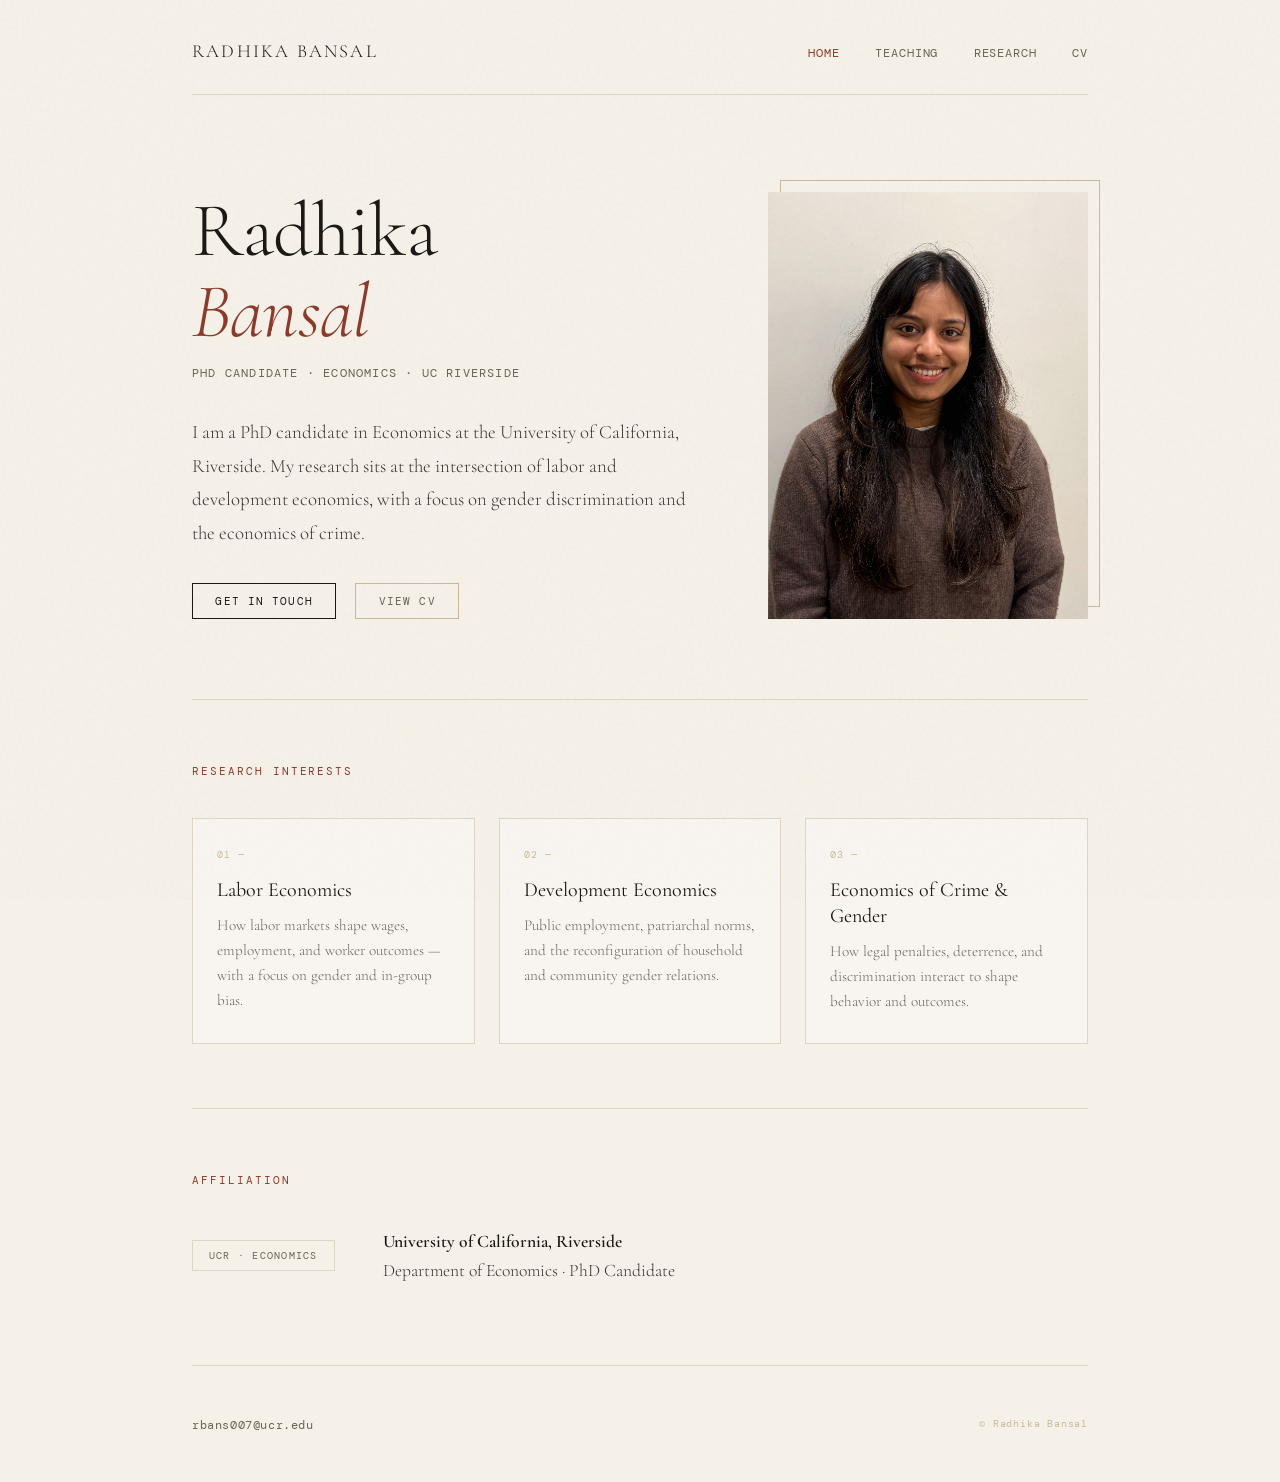
<file: index.html>
<!DOCTYPE html>
<html lang="en">
<head>
  <meta charset="UTF-8" />
  <meta name="viewport" content="width=device-width, initial-scale=1.0"/>
  <title>Radhika Bansal| UC Riverside</title>
  <link rel="preconnect" href="https://fonts.googleapis.com">
  <link href="https://fonts.googleapis.com/css2?family=Cormorant+Garamond:ital,wght@0,300;0,400;0,600;1,300;1,400&family=DM+Mono:wght@300;400&display=swap" rel="stylesheet">
  <link rel="stylesheet" href="style.css">
  <style>
    .hero {
      display: grid;
      grid-template-columns: 1fr 320px;
      gap: 5rem;
      align-items: center;
      padding: 6rem 0 5rem;
      border-bottom: 1px solid var(--light-line);
      animation: fadeUp 0.9s 0.1s ease both;
    }
    .hero-text h1 {
      font-size: clamp(3rem, 6vw, 4.8rem);
      font-weight: 300;
      line-height: 1.05;
      letter-spacing: -0.01em;
      margin-bottom: 0.3rem;
    }
    .hero-text h1 em { font-style: italic; color: var(--rust); }
    .hero-subtitle {
      font-family: 'DM Mono', monospace;
      font-size: 0.75rem;
      letter-spacing: 0.1em;
      text-transform: uppercase;
      color: var(--muted);
      margin: 0.8rem 0 2.2rem;
    }
    .hero-bio {
      font-size: 1.18rem;
      font-weight: 300;
      line-height: 1.78;
      color: #3a3330;
      max-width: 520px;
    }
    .hero-contact {
      margin-top: 2rem;
      display: flex;
      align-items: center;
      gap: 1.2rem;
      flex-wrap: wrap;
    }
    .hero-photo { position: relative; }
    .hero-photo::before {
      content: '';
      position: absolute;
      inset: -12px -12px 12px 12px;
      border: 1px solid var(--sand);
      z-index: 0;
    }
    .photo-placeholder {
      width: 100%;
      aspect-ratio: 3/4;
      background: linear-gradient(135deg, #e8dfd0, #d4c5b0);
      display: flex;
      align-items: center;
      justify-content: center;
      position: relative;
      z-index: 1;
      font-family: 'DM Mono', monospace;
      font-size: 0.65rem;
      color: var(--muted);
      letter-spacing: 0.1em;
      text-transform: uppercase;
    }
    .hero-photo img {
      width: 100%;
      aspect-ratio: 3/4;
      object-fit: cover;
      display: block;
      position: relative;
      z-index: 1;
      filter: sepia(8%) contrast(1.05);
    }
    /* Research interests */
    .interests-grid {
      display: grid;
      grid-template-columns: repeat(3, 1fr);
      gap: 1.5rem;
    }
    .interest-card {
      padding: 1.8rem 1.5rem;
      border: 1px solid var(--light-line);
      background: rgba(255,255,255,0.35);
      transition: border-color 0.2s, transform 0.25s;
    }
    .interest-card:hover {
      border-color: var(--sand);
      transform: translateY(-3px);
    }
    .interest-num {
      font-family: 'DM Mono', monospace;
      font-size: 0.6rem;
      color: var(--sand);
      letter-spacing: 0.1em;
      margin-bottom: 1rem;
    }
    .interest-title {
      font-size: 1.25rem;
      font-weight: 400;
      line-height: 1.3;
      margin-bottom: 0.6rem;
    }
    .interest-desc {
      font-size: 0.95rem;
      font-weight: 300;
      color: var(--muted);
      line-height: 1.65;
    }
    /* Affiliation */
    .affil-row {
      display: flex;
      align-items: center;
      gap: 3rem;
    }
    .affil-badge {
      font-family: 'DM Mono', monospace;
      font-size: 0.65rem;
      letter-spacing: 0.12em;
      text-transform: uppercase;
      color: var(--muted);
      border: 1px solid var(--light-line);
      padding: 0.5rem 1rem;
      white-space: nowrap;
    }
    .affil-text {
      font-size: 1.1rem;
      font-weight: 300;
      line-height: 1.65;
      color: #3a3330;
    }
    .affil-text strong { font-weight: 600; color: var(--ink); }
    @media (max-width: 720px) {
      .hero { grid-template-columns: 1fr; gap: 3rem; padding: 4rem 0 3rem; }
      .hero-photo { max-width: 260px; }
      .interests-grid { grid-template-columns: 1fr; gap: 1.2rem; }
      .affil-row { flex-direction: column; align-items: flex-start; gap: 1rem; }
    }
  </style>
</head>
<body>
<div class="site-wrapper">
  <nav>
    <a class="nav-name" href="index.html">Radhika Bansal</a>
    <ul class="nav-links">
      <li><a href="index.html" class="active">Home</a></li>
      <li><a href="teaching.html">Teaching</a></li>
      <li><a href="writing.html">Research</a></li>
      <li><a href="cv.html">CV</a></li>
    </ul>
  </nav>
  <section class="hero">
    <div class="hero-text">
      <h1>Radhika<br><em>Bansal</em></h1>
      <p class="hero-subtitle">PhD Candidate · Economics · UC Riverside</p>
      <p class="hero-bio">
        I am a PhD candidate in Economics at the University of California, Riverside. My research sits at the intersection of labor and development economics, with a focus on gender discrimination and the economics of crime.
      </p>
      <div class="hero-contact">
        <a class="btn" href="mailto:rbans007@ucr.edu">Get in Touch</a>
        <a class="btn btn-ghost" href="cv.html">View CV</a>
      </div>
    </div>
    <div class="hero-photo">
      <img src="IMG_1546.png" alt="Radhika Bansal">
    </div>
  </section>
  <section class="section">
    <p class="section-label">Research Interests</p>
    <div class="interests-grid">
      <div class="interest-card">
        <div class="interest-num">01 —</div>
        <div class="interest-title">Labor Economics</div>
        <p class="interest-desc">How labor markets shape wages, employment, and worker outcomes — with a focus on gender and in-group bias.</p>
      </div>
      <div class="interest-card">
        <div class="interest-num">02 —</div>
        <div class="interest-title">Development Economics</div>
        <p class="interest-desc">Public employment, patriarchal norms, and the reconfiguration of household and community gender relations.</p>
      </div>
      <div class="interest-card">
        <div class="interest-num">03 —</div>
        <div class="interest-title">Economics of Crime & Gender</div>
        <p class="interest-desc">How legal penalties, deterrence, and discrimination interact to shape behavior and outcomes.</p>
      </div>
    </div>
  </section>
  <section class="section">
    <p class="section-label">Affiliation</p>
    <div class="affil-row">
      <div class="affil-badge">UCR · Economics</div>
      <p class="affil-text">
        <strong>University of California, Riverside</strong><br>
        Department of Economics · PhD Candidate
      </p>
    </div>
  </section>
  <footer>
    <div class="footer-email"><a href="mailto:rbans007@ucr.edu">rbans007@ucr.edu</a></div>
    <div class="footer-copy">© Radhika Bansal</div>
  </footer>
</div>
</body>
</html>
</file>
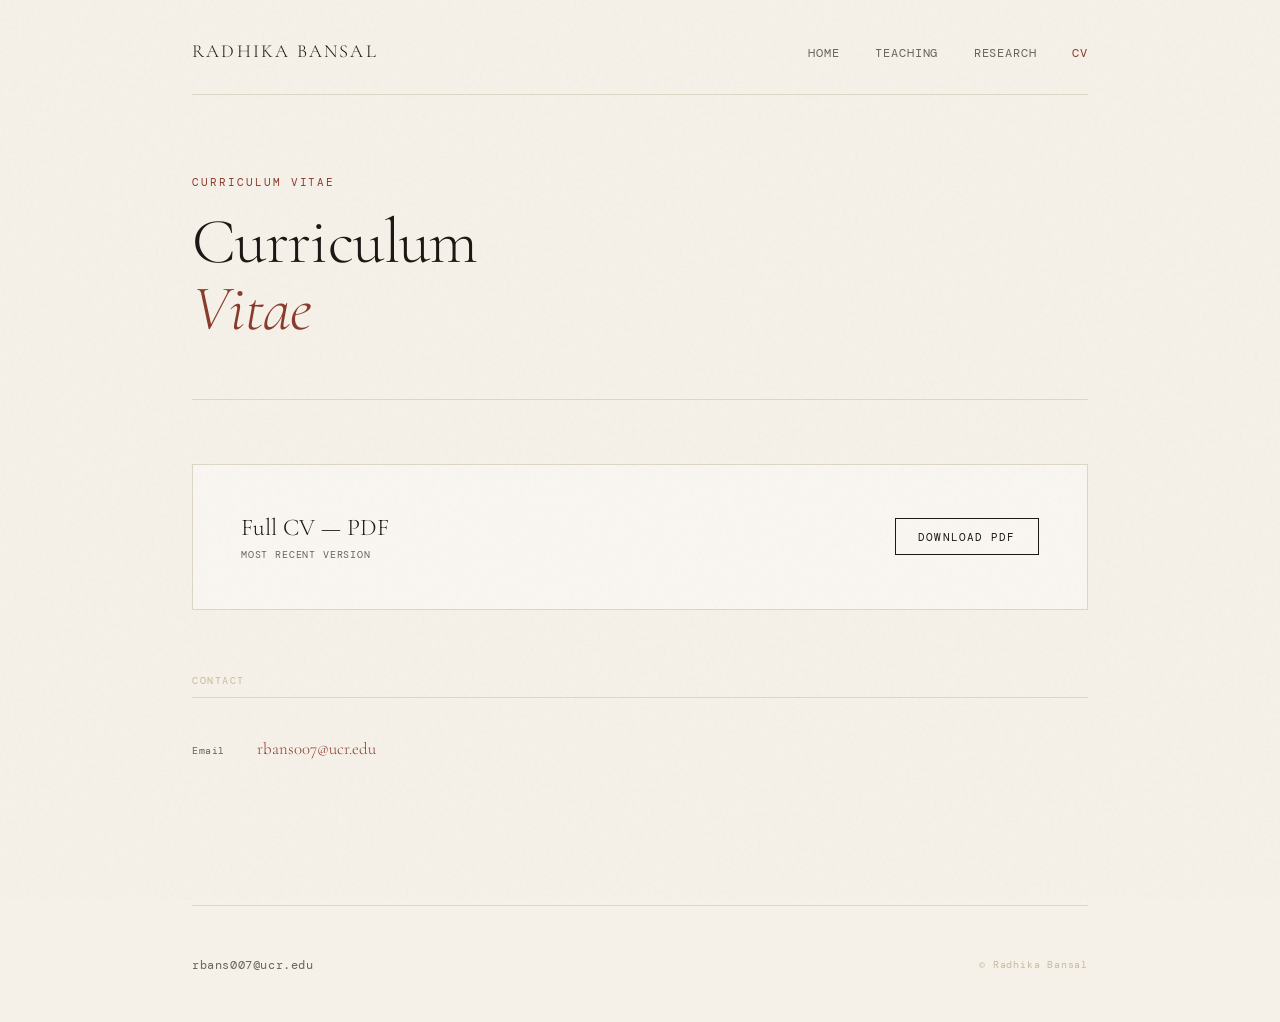
<file: cv.html>
<!DOCTYPE html>
<html lang="en">
<head>
  <meta charset="UTF-8" />
  <meta name="viewport" content="width=device-width, initial-scale=1.0"/>
  <title>CV · Radhika Bansal</title>
  <link rel="preconnect" href="https://fonts.googleapis.com">
  <link href="https://fonts.googleapis.com/css2?family=Cormorant+Garamond:ital,wght@0,300;0,400;0,600;1,300;1,400&family=DM+Mono:wght@300;400&display=swap" rel="stylesheet">
  <link rel="stylesheet" href="style.css">
  <style>
    .cv-intro {
      font-size: 1.15rem;
      font-weight: 300;
      line-height: 1.78;
      color: #3a3330;
      max-width: 580px;
      margin-bottom: 3rem;
    }

    .cv-download-box {
      border: 1px solid var(--light-line);
      background: rgba(255,255,255,0.4);
      padding: 3rem;
      display: flex;
      align-items: center;
      justify-content: space-between;
      gap: 2rem;
      margin-bottom: 4rem;
    }

    .cv-download-left h2 {
      font-size: 1.5rem;
      font-weight: 300;
      margin-bottom: 0.4rem;
    }

    .cv-download-left p {
      font-family: 'DM Mono', monospace;
      font-size: 0.65rem;
      letter-spacing: 0.08em;
      color: var(--muted);
      text-transform: uppercase;
    }

    .cv-section { margin-bottom: 3rem; }

    .cv-section-title {
      font-family: 'DM Mono', monospace;
      font-size: 0.65rem;
      letter-spacing: 0.15em;
      text-transform: uppercase;
      color: var(--sand);
      border-bottom: 1px solid var(--light-line);
      padding-bottom: 0.6rem;
      margin-bottom: 1.5rem;
    }

    .cv-entry {
      display: grid;
      grid-template-columns: auto 1fr;
      gap: 0 2rem;
      padding: 0.9rem 0;
      border-bottom: 1px solid var(--light-line);
      align-items: baseline;
    }

    .cv-entry:last-child { border-bottom: none; }

    .cv-year {
      font-family: 'DM Mono', monospace;
      font-size: 0.65rem;
      color: var(--muted);
      white-space: nowrap;
      letter-spacing: 0.05em;
    }

    .cv-detail { font-size: 1.05rem; font-weight: 300; line-height: 1.6; }
    .cv-detail strong { font-weight: 600; }
    .cv-detail span {
      display: block;
      font-size: 0.9rem;
      color: var(--muted);
      margin-top: 0.1rem;
    }

    @media (max-width: 600px) {
      .cv-download-box { flex-direction: column; align-items: flex-start; }
      .cv-entry { grid-template-columns: 1fr; gap: 0.2rem; }
    }
  </style>
</head>
<body>
<div class="site-wrapper">
  <nav>
    <a class="nav-name" href="index.html">Radhika Bansal</a>
    <ul class="nav-links">
      <li><a href="index.html">Home</a></li>
      <li><a href="teaching.html">Teaching</a></li>
      <li><a href="writing.html">Research</a></li>
      <li><a href="cv.html" class="active">CV</a></li>
    </ul>
  </nav>

  <div class="page-header">
    <p class="page-label">Curriculum Vitae</p>
    <h1 class="page-title">Curriculum<br><em>Vitae</em></h1>
  </div>

  <section class="section">
    <div class="cv-download-box">
      <div class="cv-download-left">
        <h2>Full CV — PDF</h2>
        <p>Most recent version</p>
      </div>
      <!-- Update href to your actual CV PDF file, e.g. href="cv.pdf" -->
      <a class="btn" href="https://drive.google.com/file/d/1YGNiT7WgPbb2wnKsQ8bkBuXFEFQXX7YM/view?usp=drive_link" target="_blank">Download PDF</a>
    </div>

  

    <div class="cv-section">
      <div class="cv-section-title">Contact</div>
      <div class="cv-entry">
        <div class="cv-year">Email</div>
        <div class="cv-detail"><a href="mailto:rbans007@ucr.edu" style="color:var(--rust);text-decoration:none;">rbans007@ucr.edu</a></div>
      </div>
      
    </div>
  </section>

  <footer>
    <div class="footer-email"><a href="mailto:rbans007@ucr.edu">rbans007@ucr.edu</a></div>
    <div class="footer-copy">© Radhika Bansal</div>
  </footer>
</div>
</body>
</html>
</file>
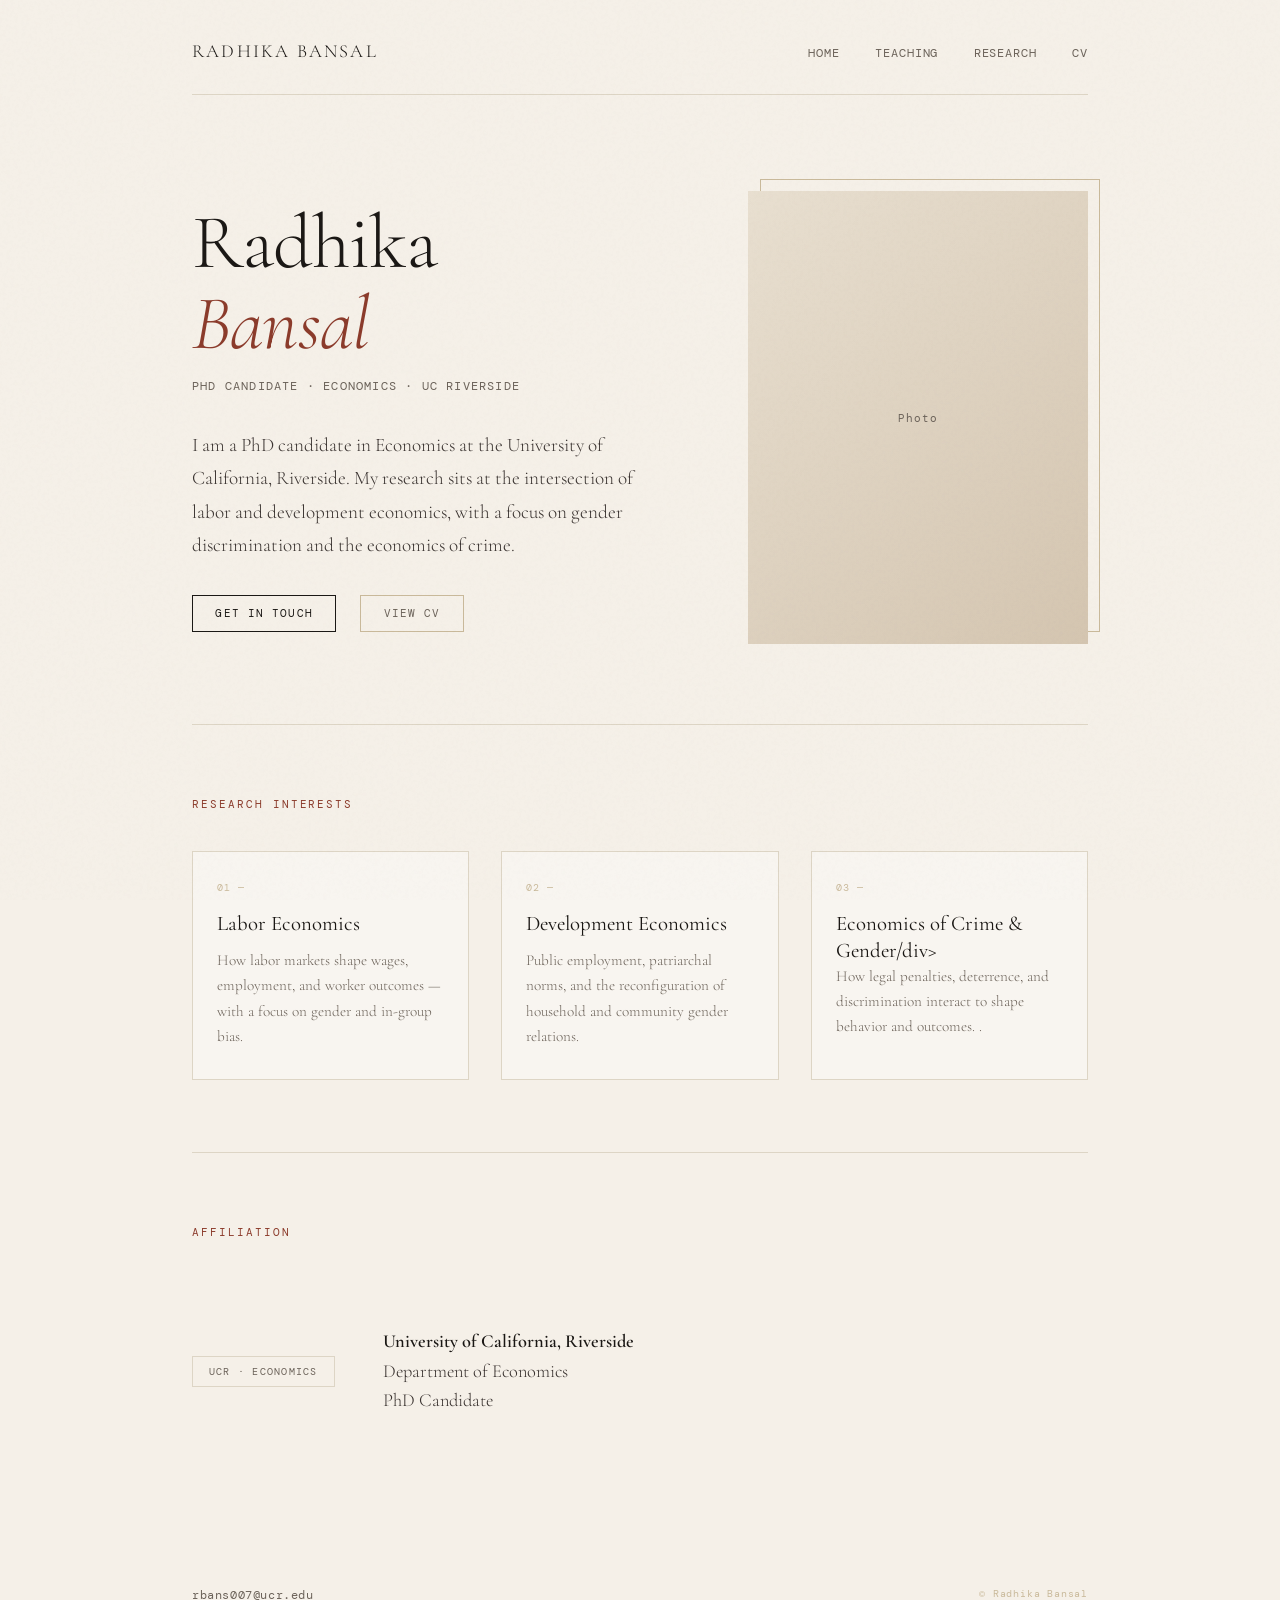
<file: github_webdite.html>
<!DOCTYPE html>
<html lang="en">
<head>
  <meta charset="UTF-8" />
  <meta name="viewport" content="width=device-width, initial-scale=1.0"/>
  <title>Radhika Bansal | Economist</title>
  <link rel="preconnect" href="https://fonts.googleapis.com">
  <link href="https://fonts.googleapis.com/css2?family=Cormorant+Garamond:ital,wght@0,300;0,400;0,600;1,300;1,400&family=DM+Mono:wght@300;400&display=swap" rel="stylesheet">
  <style>
    *, *::before, *::after { box-sizing: border-box; margin: 0; padding: 0; }

    :root {
      --cream: #f5f0e8;
      --ink: #1a1714;
      --rust: #8b3a2a;
      --sand: #c9b99a;
      --muted: #6b6259;
      --light-line: #ddd5c5;
    }

    html { font-size: 16px; scroll-behavior: smooth; }

    body {
      background-color: var(--cream);
      color: var(--ink);
      font-family: 'Cormorant Garamond', Georgia, serif;
      min-height: 100vh;
      overflow-x: hidden;
    }

    /* Subtle grain overlay */
    body::before {
      content: '';
      position: fixed;
      inset: 0;
      background-image: url("data:image/svg+xml,%3Csvg viewBox='0 0 256 256' xmlns='http://www.w3.org/2000/svg'%3E%3Cfilter id='noise'%3E%3CfeTurbulence type='fractalNoise' baseFrequency='0.9' numOctaves='4' stitchTiles='stitch'/%3E%3C/filter%3E%3Crect width='100%25' height='100%25' filter='url(%23noise)' opacity='0.04'/%3E%3C/svg%3E");
      pointer-events: none;
      z-index: 1000;
      opacity: 0.5;
    }

    /* ---- LAYOUT ---- */
    .site-wrapper {
      max-width: 960px;
      margin: 0 auto;
      padding: 0 2rem;
    }

    /* ---- NAV ---- */
    nav {
      padding: 2.5rem 0 2rem;
      display: flex;
      align-items: baseline;
      justify-content: space-between;
      border-bottom: 1px solid var(--light-line);
      animation: fadeDown 0.8s ease both;
    }

    .nav-name {
      font-size: 1.15rem;
      font-weight: 300;
      letter-spacing: 0.12em;
      text-transform: uppercase;
      color: var(--ink);
      text-decoration: none;
    }

    .nav-links {
      display: flex;
      gap: 2.2rem;
      list-style: none;
    }

    .nav-links a {
      font-family: 'DM Mono', monospace;
      font-size: 0.72rem;
      letter-spacing: 0.08em;
      text-transform: uppercase;
      color: var(--muted);
      text-decoration: none;
      transition: color 0.2s;
    }

    .nav-links a:hover { color: var(--rust); }

    /* ---- HERO ---- */
    .hero {
      display: grid;
      grid-template-columns: 1fr 340px;
      gap: 5rem;
      align-items: center;
      padding: 6rem 0 5rem;
      border-bottom: 1px solid var(--light-line);
      animation: fadeUp 0.9s 0.1s ease both;
    }

    .hero-text h1 {
      font-size: clamp(3rem, 6vw, 4.8rem);
      font-weight: 300;
      line-height: 1.05;
      letter-spacing: -0.01em;
      margin-bottom: 0.3rem;
    }

    .hero-text h1 em {
      font-style: italic;
      color: var(--rust);
    }

    .hero-subtitle {
      font-family: 'DM Mono', monospace;
      font-size: 0.75rem;
      letter-spacing: 0.1em;
      text-transform: uppercase;
      color: var(--muted);
      margin-bottom: 2.2rem;
      margin-top: 0.8rem;
    }

    .hero-bio {
      font-size: 1.2rem;
      font-weight: 300;
      line-height: 1.75;
      color: #3a3330;
      max-width: 520px;
    }

    .hero-bio a {
      color: var(--rust);
      text-decoration: underline;
      text-underline-offset: 3px;
    }

    .hero-contact {
      margin-top: 2rem;
      display: flex;
      align-items: center;
      gap: 1.5rem;
    }

    .btn {
      font-family: 'DM Mono', monospace;
      font-size: 0.7rem;
      letter-spacing: 0.1em;
      text-transform: uppercase;
      padding: 0.65rem 1.4rem;
      border: 1px solid var(--ink);
      color: var(--ink);
      text-decoration: none;
      transition: background 0.2s, color 0.2s;
    }

    .btn:hover { background: var(--ink); color: var(--cream); }

    .btn-ghost {
      border-color: var(--sand);
      color: var(--muted);
    }

    .btn-ghost:hover { background: transparent; color: var(--rust); border-color: var(--rust); }

    /* Photo */
    .hero-photo {
      position: relative;
    }

    .hero-photo::before {
      content: '';
      position: absolute;
      inset: -12px -12px 12px 12px;
      border: 1px solid var(--sand);
      z-index: 0;
    }

    .hero-photo img {
      width: 100%;
      aspect-ratio: 3/4;
      object-fit: cover;
      display: block;
      position: relative;
      z-index: 1;
      filter: sepia(10%) contrast(1.05);
    }

    .photo-placeholder {
      width: 100%;
      aspect-ratio: 3/4;
      background: linear-gradient(135deg, #e8dfd0, #d4c5b0);
      display: flex;
      align-items: center;
      justify-content: center;
      position: relative;
      z-index: 1;
      font-family: 'DM Mono', monospace;
      font-size: 0.7rem;
      color: var(--muted);
      letter-spacing: 0.08em;
    }

    /* ---- RESEARCH ---- */
    .section {
      padding: 4.5rem 0;
      border-bottom: 1px solid var(--light-line);
      animation: fadeUp 0.9s 0.2s ease both;
    }

    .section-label {
      font-family: 'DM Mono', monospace;
      font-size: 0.68rem;
      letter-spacing: 0.18em;
      text-transform: uppercase;
      color: var(--rust);
      margin-bottom: 2.5rem;
    }

    .interests-grid {
      display: grid;
      grid-template-columns: repeat(3, 1fr);
      gap: 2rem;
    }

    .interest-card {
      padding: 1.8rem 1.5rem;
      border: 1px solid var(--light-line);
      background: rgba(255,255,255,0.35);
      transition: border-color 0.2s, transform 0.2s;
    }

    .interest-card:hover {
      border-color: var(--sand);
      transform: translateY(-3px);
    }

    .interest-num {
      font-family: 'DM Mono', monospace;
      font-size: 0.6rem;
      color: var(--sand);
      letter-spacing: 0.1em;
      margin-bottom: 1rem;
    }

    .interest-title {
      font-size: 1.3rem;
      font-weight: 400;
      line-height: 1.3;
      margin-bottom: 0.7rem;
    }

    .interest-desc {
      font-size: 0.95rem;
      font-weight: 300;
      color: var(--muted);
      line-height: 1.65;
    }

    /* ---- AFFILIATION ---- */
    .affiliation-row {
      display: flex;
      align-items: center;
      gap: 3rem;
      padding: 3rem 0;
    }

    .affil-badge {
      font-family: 'DM Mono', monospace;
      font-size: 0.65rem;
      letter-spacing: 0.12em;
      text-transform: uppercase;
      color: var(--muted);
      border: 1px solid var(--light-line);
      padding: 0.5rem 1rem;
      white-space: nowrap;
    }

    .affil-text {
      font-size: 1.15rem;
      font-weight: 300;
      line-height: 1.6;
      color: #3a3330;
    }

    .affil-text strong {
      font-weight: 600;
      color: var(--ink);
    }

    /* ---- FOOTER ---- */
    footer {
      padding: 3rem 0;
      display: flex;
      justify-content: space-between;
      align-items: center;
    }

    .footer-email a {
      font-family: 'DM Mono', monospace;
      font-size: 0.75rem;
      color: var(--muted);
      text-decoration: none;
      letter-spacing: 0.05em;
      transition: color 0.2s;
    }

    .footer-email a:hover { color: var(--rust); }

    .footer-copy {
      font-family: 'DM Mono', monospace;
      font-size: 0.62rem;
      color: var(--sand);
      letter-spacing: 0.08em;
    }

    /* ---- ANIMATIONS ---- */
    @keyframes fadeDown {
      from { opacity: 0; transform: translateY(-12px); }
      to   { opacity: 1; transform: translateY(0); }
    }

    @keyframes fadeUp {
      from { opacity: 0; transform: translateY(16px); }
      to   { opacity: 1; transform: translateY(0); }
    }

    /* ---- RESPONSIVE ---- */
    @media (max-width: 720px) {
      .hero {
        grid-template-columns: 1fr;
        gap: 3rem;
        padding: 4rem 0 3rem;
      }
      .hero-photo { max-width: 280px; }
      .interests-grid { grid-template-columns: 1fr; gap: 1.2rem; }
      .affiliation-row { flex-direction: column; align-items: flex-start; gap: 1rem; }
      nav { flex-direction: column; gap: 1.2rem; }
      .nav-links { gap: 1.5rem; }
      footer { flex-direction: column; gap: 1rem; text-align: center; }
    }
  </style>
</head>
<body>
  <div class="site-wrapper">

    <!-- NAV -->
    <nav>
      <a class="nav-name" href="#">Radhika Bansal</a>
      <ul class="nav-links">
        <li><a href="#">Home</a></li>
        <li><a href="https://sites.google.com/ucr.edu/radhikabansal/teaching" target="_blank">Teaching</a></li>
        <li><a href="https://sites.google.com/ucr.edu/radhikabansal/writing" target="_blank">Research</a></li>
        <li><a href="https://sites.google.com/ucr.edu/radhikabansal/cv" target="_blank">CV</a></li>
      </ul>
    </nav>

    <!-- HERO -->
    <section class="hero">
      <div class="hero-text">
        <h1>Radhika<br><em>Bansal</em></h1>
        <p class="hero-subtitle">PhD Candidate · Economics · UC Riverside</p>
        <p class="hero-bio">
        I am a PhD candidate in Economics at the University of California, Riverside. My research sits at the intersection of labor and development economics, with a focus on gender discrimination and the economics of crime.        </p>
        <div class="hero-contact">
          <a class="btn" href="mailto:rbans007@ucr.edu">Get in Touch</a>
          <a class="btn btn-ghost" href="https://sites.google.com/ucr.edu/radhikabansal/cv" target="_blank">View CV</a>
        </div>
      </div>
      <div class="hero-photo">
        <div class="photo-placeholder">Photo</div>
      </div>
    </section>

    <!-- RESEARCH INTERESTS -->
    <section class="section">
      <p class="section-label">Research Interests</p>
      <div class="interests-grid">
        <div class="interest-card">
          <div class="interest-num">01 —</div>
          <div class="interest-title">Labor Economics</div>
          <p class="interest-desc">How labor markets shape wages, employment, and worker outcomes — with a focus on gender and in-group bias.</p>
        </div>
        <div class="interest-card">
          <div class="interest-num">02 —</div>
          <div class="interest-title">Development Economics</div>
          <p class="interest-desc">Public employment, patriarchal norms, and the reconfiguration of household and community gender relations.</p>
        </div>
        <div class="interest-card">
          <div class="interest-num">03 —</div>
          <div class="interest-title">Economics of Crime & Gender/div>
          <p class="interest-desc">How legal penalties, deterrence, and discrimination interact to shape behavior and outcomes. .</p>
        </div>
      </div>
    </section>

    <!-- AFFILIATION -->
    <section class="section" style="border-bottom: none;">
      <p class="section-label">Affiliation</p>
      <div class="affiliation-row">
        <div class="affil-badge">UCR · Economics</div>
        <p class="affil-text">
          <strong>University of California, Riverside</strong><br>
          Department of Economics<br>
          PhD Candidate
        </p>
      </div>
    </section>

    <!-- FOOTER -->
    <footer>
      <div class="footer-email">
        <a href="mailto:rbans007@ucr.edu">rbans007@ucr.edu</a>
      </div>
      <div class="footer-copy">© Radhika Bansal</div>
    </footer>

  </div>
</body>
</html>
</file>
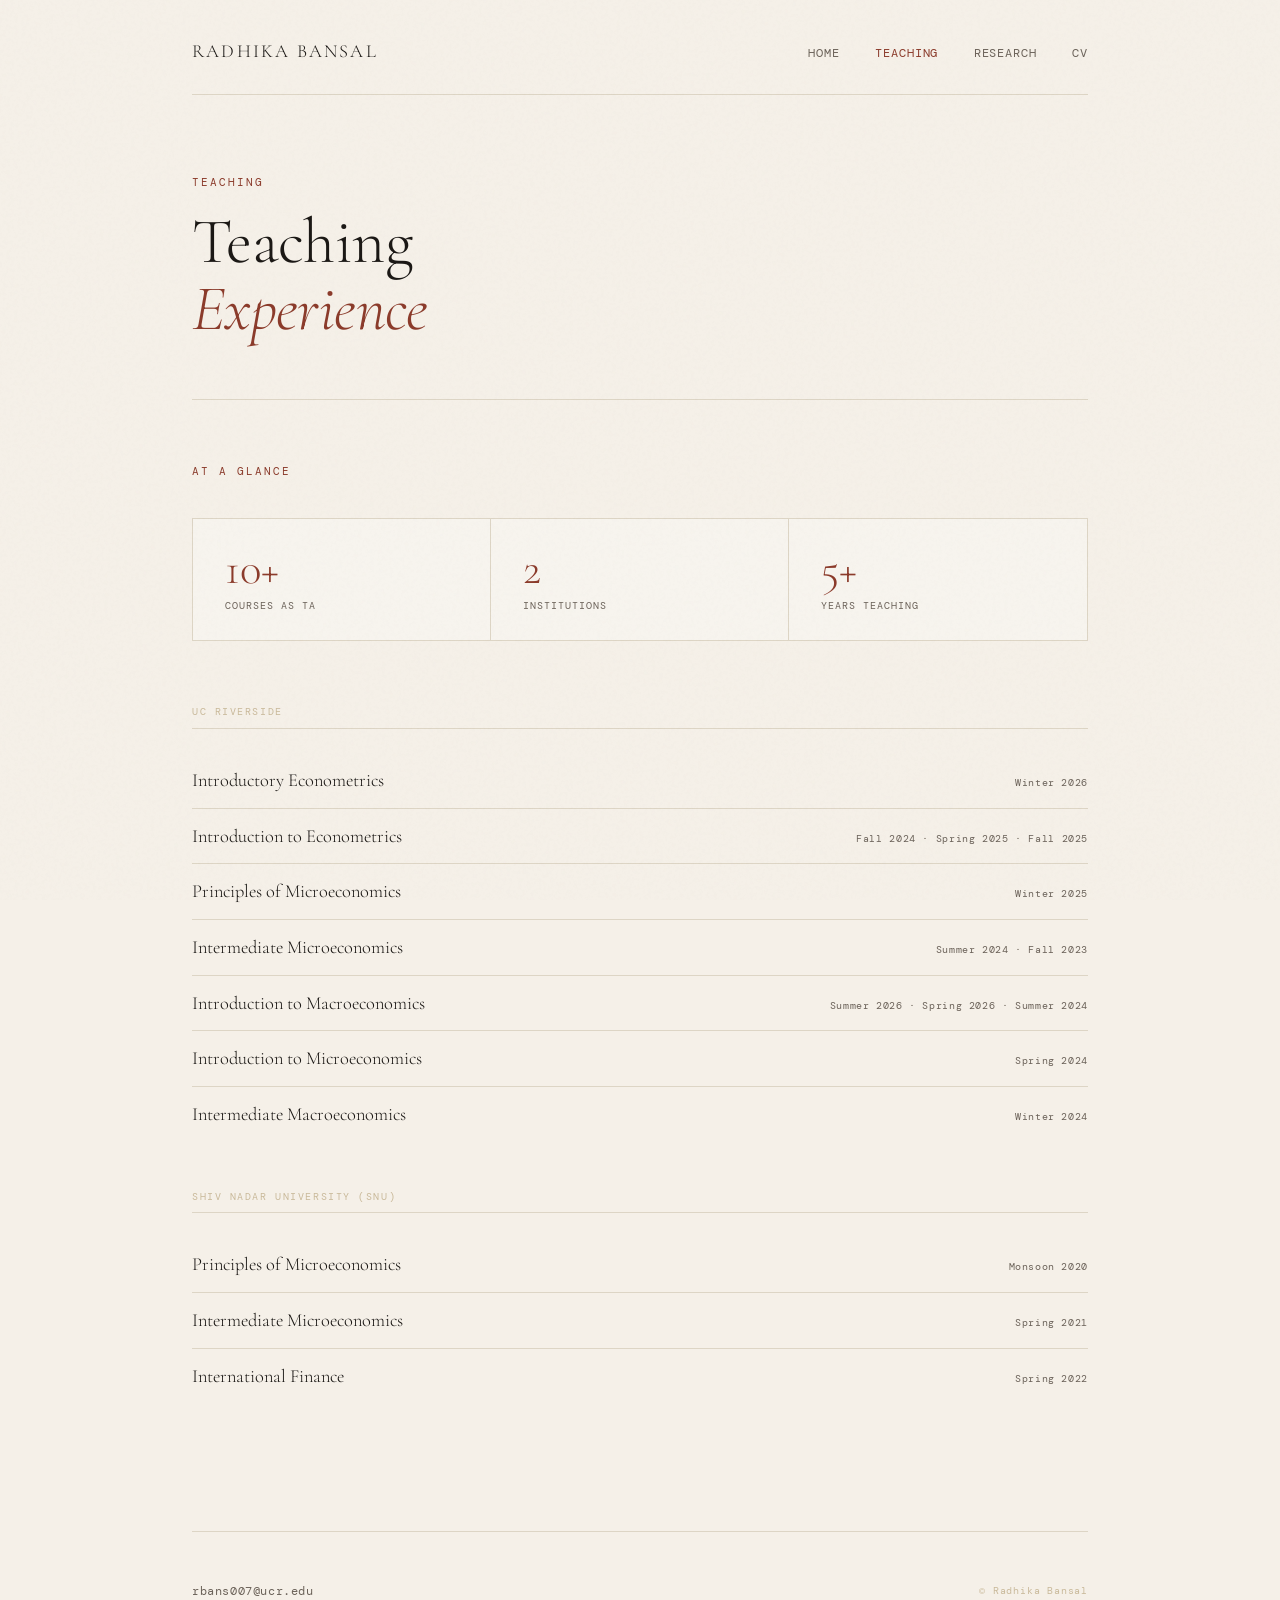
<file: teaching.html>
<!DOCTYPE html>
<html lang="en">
<head>
  <meta charset="UTF-8" />
  <meta name="viewport" content="width=device-width, initial-scale=1.0"/>
  <title>Teaching · Radhika Bansal</title>
  <link rel="preconnect" href="https://fonts.googleapis.com">
  <link href="https://fonts.googleapis.com/css2?family=Cormorant+Garamond:ital,wght@0,300;0,400;0,600;1,300;1,400&family=DM+Mono:wght@300;400&display=swap" rel="stylesheet">
  <link rel="stylesheet" href="style.css">
  <style>
    .teaching-intro {
      font-size: 1.15rem;
      font-weight: 300;
      line-height: 1.78;
      color: #3a3330;
      max-width: 580px;
      margin-bottom: 3.5rem;
    }

    .course-group {
      margin-bottom: 3rem;
    }

    .course-group-title {
      font-family: 'DM Mono', monospace;
      font-size: 0.65rem;
      letter-spacing: 0.15em;
      text-transform: uppercase;
      color: var(--sand);
      border-bottom: 1px solid var(--light-line);
      padding-bottom: 0.6rem;
      margin-bottom: 1.5rem;
    }

    .course-row {
      display: grid;
      grid-template-columns: 1fr auto;
      align-items: baseline;
      gap: 1rem;
      padding: 1rem 0;
      border-bottom: 1px solid var(--light-line);
      transition: background 0.15s;
    }

    .course-row:last-child { border-bottom: none; }

    .course-row:hover { background: rgba(255,255,255,0.4); padding-left: 0.5rem; }

    .course-name {
      font-size: 1.15rem;
      font-weight: 300;
      color: var(--ink);
    }

    .course-meta {
      font-family: 'DM Mono', monospace;
      font-size: 0.65rem;
      letter-spacing: 0.06em;
      color: var(--muted);
      text-align: right;
      line-height: 1.7;
    }

    .course-tag {
      display: inline-block;
      font-family: 'DM Mono', monospace;
      font-size: 0.58rem;
      letter-spacing: 0.08em;
      text-transform: uppercase;
      color: var(--rust);
      border: 1px solid var(--rust);
      padding: 0.1rem 0.4rem;
      margin-left: 0.5rem;
      vertical-align: middle;
      opacity: 0.75;
    }

    .stat-strip {
      display: grid;
      grid-template-columns: repeat(3, 1fr);
      gap: 0;
      border: 1px solid var(--light-line);
      margin-bottom: 4rem;
    }

    .stat-item {
      padding: 1.8rem 2rem;
      border-right: 1px solid var(--light-line);
      background: rgba(255,255,255,0.25);
    }

    .stat-item:last-child { border-right: none; }

    .stat-num {
      font-size: 2.8rem;
      font-weight: 300;
      line-height: 1;
      color: var(--rust);
      margin-bottom: 0.4rem;
    }

    .stat-desc {
      font-family: 'DM Mono', monospace;
      font-size: 0.62rem;
      letter-spacing: 0.1em;
      text-transform: uppercase;
      color: var(--muted);
    }

    @media (max-width: 600px) {
      .stat-strip { grid-template-columns: 1fr; }
      .stat-item { border-right: none; border-bottom: 1px solid var(--light-line); }
      .course-row { grid-template-columns: 1fr; gap: 0.3rem; }
      .course-meta { text-align: left; }
    }
  </style>
</head>
<body>
<div class="site-wrapper">
  <nav>
    <a class="nav-name" href="index.html">Radhika Bansal</a>
    <ul class="nav-links">
      <li><a href="index.html">Home</a></li>
      <li><a href="teaching.html" class="active">Teaching</a></li>
      <li><a href="writing.html">Research</a></li>
      <li><a href="cv.html">CV</a></li>
    </ul>
  </nav>

  <div class="page-header">
    <p class="page-label">Teaching</p>
    <h1 class="page-title">Teaching<br><em>Experience</em></h1>
  </div>

  <section class="section">
    <p class="section-label">At a Glance</p>
    <div class="stat-strip">
      <div class="stat-item">
        <div class="stat-num">10+</div>
        <div class="stat-desc">Courses as TA</div>
      </div>
      <div class="stat-item">
        <div class="stat-num">2</div>
        <div class="stat-desc">Institutions</div>
      </div>
      <div class="stat-item">
        <div class="stat-num">5+</div>
        <div class="stat-desc">Years Teaching</div>
      </div>
    </div>

    <div class="course-group">
      <div class="course-group-title">UC Riverside</div>

      <div class="course-row">
        <div class="course-name">Introductory Econometrics </div>
        <div class="course-meta">Winter 2026</div>
      </div>
      <div class="course-row">
        <div class="course-name">Introduction to Econometrics</div>
        <div class="course-meta">Fall 2024 · Spring 2025 · Fall 2025</div>
      </div>
      <div class="course-row">
        <div class="course-name">Principles of Microeconomics</div>
        <div class="course-meta">Winter 2025</div>
      </div>
      <div class="course-row">
        <div class="course-name">Intermediate Microeconomics</div>
        <div class="course-meta">Summer 2024 · Fall 2023</div>
      </div>
      <div class="course-row">
        <div class="course-name">Introduction to Macroeconomics</div>
        <div class="course-meta">Summer 2026 · Spring 2026 · Summer 2024</div>
      </div>
      <div class="course-row">
        <div class="course-name">Introduction to Microeconomics</div>
        <div class="course-meta">Spring 2024</div>
      </div>
      <div class="course-row">
        <div class="course-name">Intermediate Macroeconomics</div>
        <div class="course-meta">Winter 2024</div>
      </div>
    </div>

    <div class="course-group">
      <div class="course-group-title">Shiv Nadar University (SNU)</div>

      <div class="course-row">
        <div class="course-name">Principles of Microeconomics</div>
        <div class="course-meta">Monsoon 2020</div>
      </div>
      <div class="course-row">
        <div class="course-name">Intermediate Microeconomics</div>
        <div class="course-meta">Spring 2021</div>
      </div>
      <div class="course-row">
        <div class="course-name">International Finance</div>
        <div class="course-meta">Spring 2022</div>
      </div>
    </div>
  </section>

  <footer>
    <div class="footer-email"><a href="mailto:rbans007@ucr.edu">rbans007@ucr.edu</a></div>
    <div class="footer-copy">© Radhika Bansal</div>
  </footer>
</div>
</body>
</html>
</file>
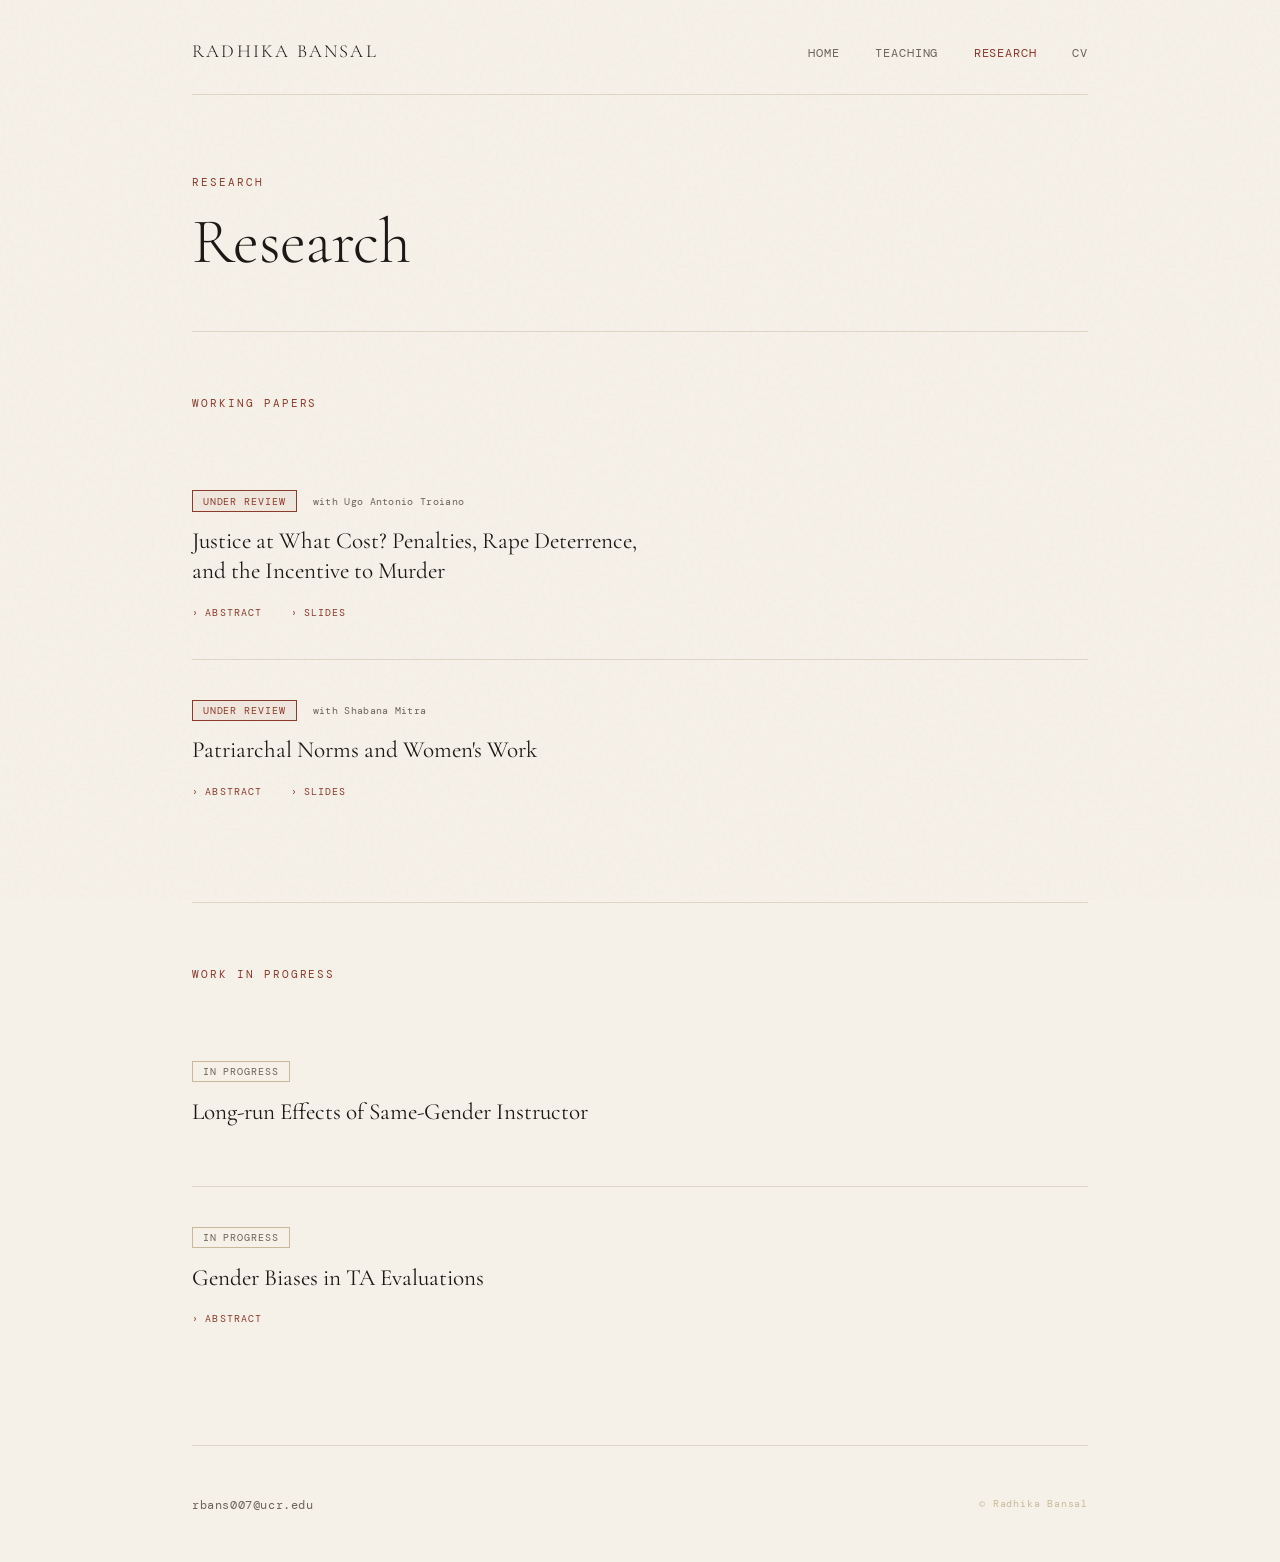
<file: writing.html>
<!DOCTYPE html>
<html lang="en">
<head>
  <meta charset="UTF-8" />
  <meta name="viewport" content="width=device-width, initial-scale=1.0"/>
  <title>Research · Radhika Bansal</title>
  <link rel="preconnect" href="https://fonts.googleapis.com">
  <link href="https://fonts.googleapis.com/css2?family=Cormorant+Garamond:ital,wght@0,300;0,400;0,600;1,300;1,400&family=DM+Mono:wght@300;400&display=swap" rel="stylesheet">
  <link rel="stylesheet" href="style.css">
  <style>
    .paper {
      padding: 2.5rem 0;
      border-bottom: 1px solid var(--light-line);
      transition: background 0.15s;
    }
    .paper:last-child { border-bottom: none; }
    .paper-meta {
      display: flex;
      align-items: center;
      gap: 1rem;
      margin-bottom: 0.9rem;
      flex-wrap: wrap;
    }
    .paper-tag {
      font-family: 'DM Mono', monospace;
      font-size: 0.6rem;
      letter-spacing: 0.1em;
      text-transform: uppercase;
      padding: 0.2rem 0.6rem;
      border: 1px solid;
    }
    .tag-review {
      color: var(--rust);
      border-color: var(--rust);
      background: rgba(139,58,42,0.05);
    }
    .tag-progress {
      color: var(--muted);
      border-color: var(--sand);
    }
    .paper-coauthors {
      font-family: 'DM Mono', monospace;
      font-size: 0.65rem;
      color: var(--muted);
      letter-spacing: 0.03em;
    }
    .paper-title {
      font-size: 1.45rem;
      font-weight: 400;
      line-height: 1.3;
      margin-bottom: 1.2rem;
      color: var(--ink);
    }
    .paper-title em { font-style: italic; }
    .paper-title a {
      color: inherit;
      text-decoration: none;
      transition: color 0.2s;
    }
    .paper-title a:hover { color: var(--rust); }
    /* toggles side by side */
    .paper-toggles {
      display: flex;
      align-items: center;
      gap: 1.8rem;
    }
    .abstract-toggle {
      font-family: 'DM Mono', monospace;
      font-size: 0.65rem;
      letter-spacing: 0.1em;
      text-transform: uppercase;
      color: var(--rust);
      cursor: pointer;
      background: none;
      border: none;
      padding: 0;
      display: flex;
      align-items: center;
      gap: 0.4rem;
      margin-bottom: 0;
      transition: opacity 0.2s;
    }
    .abstract-toggle:hover { opacity: 0.7; }
    .abstract-toggle .arrow {
      display: inline-block;
      transition: transform 0.25s;
    }
    .abstract-toggle.open .arrow { transform: rotate(90deg); }
    .abstract-body, .slides-body {
      max-height: 0;
      overflow: hidden;
      transition: max-height 0.45s ease, opacity 0.3s ease;
      opacity: 0;
    }
    .abstract-body.open { max-height: 700px; opacity: 1; }
    .slides-body.open { max-height: 640px; opacity: 1; }
    .abstract-text {
      font-size: 1rem;
      font-weight: 300;
      line-height: 1.78;
      color: #4a4240;
      padding-top: 1.2rem;
      border-left: 2px solid var(--light-line);
      padding-left: 1.5rem;
      margin-top: 1rem;
    }
    .slides-frame {
      width: 100%;
      max-width: 720px;
      aspect-ratio: 16/10;
      border: 1px solid var(--light-line);
      background: rgba(255,255,255,0.4);
      display: block;
      margin-top: 1.3rem;
    }
  </style>
</head>
<body>
<div class="site-wrapper">
  <nav>
    <a class="nav-name" href="index.html">Radhika Bansal</a>
    <ul class="nav-links">
      <li><a href="index.html">Home</a></li>
      <li><a href="teaching.html">Teaching</a></li>
      <li><a href="writing.html" class="active">Research</a></li>
      <li><a href="cv.html">CV</a></li>
    </ul>
  </nav>
  <div class="page-header">
    <p class="page-label">Research</p>
    <h1 class="page-title">Research </h1>
  </div>
  <!-- WORKING PAPERS -->
  <section class="section">
    <p class="section-label">Working Papers</p>

    <div class="paper">
      <div class="paper-meta">
        <span class="paper-tag tag-review">Under Review</span>
        <span class="paper-coauthors">with Ugo Antonio Troiano</span>
      </div>
      <h2 class="paper-title"><a href="https://papers.ssrn.com/sol3/papers.cfm?abstract_id=5926802" target="_blank" rel="noopener">Justice at What Cost? Penalties, Rape Deterrence,<br>and the Incentive to Murder</a></h2>
      <div class="paper-toggles">
        <button class="abstract-toggle" onclick="toggleAbstract(this)"><span class="arrow">›</span> Abstract</button>
        <button class="abstract-toggle" onclick="toggleSlides(this)"><span class="arrow">›</span> Slides</button>
      </div>
      <div class="abstract-body">
        <p class="abstract-text">
          Increasing the penalties for a serious non-fatal crime can cost lives if the surviving victims are used as witnesses to convict the perpetrator of the non-fatal crime. In this paper, we consider the case of rape laws. First, we present a theoretical model to examine how increasing the penalty for one crime may lead the perpetrator to commit a collateral crime when the latter crime reduces the probability of conviction of the former. We then consider the cases of spousal rape laws and the mandatory minimum 25-year sentence for molestation against a child. Both treatments were introduced in the USA in a staggered fashion and increased the penalties for rape. We show, using a difference-in-differences design, that both treatments triggered an increase, respectively, in spousal homicides and child homicides.
        </p>
      </div>
      <div class="slides-body">
        <iframe class="slides-frame" src="https://drive.google.com/file/d/1b2k9jnvAl04HTVZf8IjE6FMi8sEPOoxE/preview" allowfullscreen></iframe>
      </div>
    </div>

    <div class="paper">
      <div class="paper-meta">
        <span class="paper-tag tag-review">Under Review</span>
        <span class="paper-coauthors">with Shabana Mitra</span>
      </div>
      <h2 class="paper-title"><a href="https://www.dropbox.com/scl/fi/8ccuuiicj8613gmh6vtrs/Draft_5_Patriarchal_NormsFeb10.pdf?rlkey=ouysb6qs68qoavsj28iepbxq2&st=bg7xlo94&dl=0" target="_blank" rel="noopener">Patriarchal Norms and Women's Work</a></h2>
      <div class="paper-toggles">
        <button class="abstract-toggle" onclick="toggleAbstract(this)"><span class="arrow">›</span> Abstract</button>
        <button class="abstract-toggle" onclick="toggleSlides(this)"><span class="arrow">›</span> Slides</button>
      </div>
      <div class="abstract-body">
        <p class="abstract-text">
          Patriarchal norms continue to shape women's opportunities and obligations in many low- and middle-income countries, often limiting their role in household and community decision-making. This paper examines whether large-scale public employment can unsettle such norms by expanding women's access to paid work. Drawing on nationally representative data from the India Human Development Survey and the phased implementation of the Mahatma Gandhi National Rural Employment Guarantee Act, we examine whether greater labour force participation erodes both sticky and non-sticky forms of patriarchy. Using a local randomization regression discontinuity design, we provide evidence that large-scale public employment programs can catalyse shifts in social expectations around women's economic roles, contributing to a gradual reconfiguration of household and community gender relations.
        </p>
      </div>
      <div class="slides-body">
        <iframe class="slides-frame" src="https://drive.google.com/file/d/1cZjQzuujB6AEOW62KLqwV5nYKcah4ATq/preview" allowfullscreen></iframe>
      </div>
    </div>
  </section>

  <!-- WORK IN PROGRESS -->
  <section class="section">
    <p class="section-label">Work in Progress</p>

    <div class="paper">
      <div class="paper-meta">
        <span class="paper-tag tag-progress">In Progress</span>
      </div>
      <h2 class="paper-title">Long-run Effects of Same-Gender Instructor</h2>
    </div>

    <div class="paper">
      <div class="paper-meta">
        <span class="paper-tag tag-progress">In Progress</span>
      </div>
      <h2 class="paper-title">Gender Biases in TA Evaluations</h2>
      <div class="paper-toggles">
        <button class="abstract-toggle" onclick="toggleAbstract(this)"><span class="arrow">›</span> Abstract</button>
      </div>
      <div class="abstract-body">
        <p class="abstract-text">
          This study examines whether gender bias influences how students evaluate their teaching assistants (TAs). Using administrative, individual-level data on freshman students and TAs at the University of California, Riverside from Fall 2016 to Winter 2025, we test whether students assign different evaluations based on gender match. Leveraging within-course variation in TA assignment, we isolate the causal effect of student–TA gender congruence while holding course content and structure constant. We find evidence of a statistically significant same-gender effect in teaching evaluations. Female students rate female TAs approximately 0.20 standard deviations higher relative to male students rating male TAs. The results are robust when focusing on the fall quarter of freshman year, excluding COVID-affected terms, and restricting the sample to courses with a single TA. These findings suggest that gender congruence meaningfully shapes student evaluations and highlight the role of in-group bias in academic assessment contexts.
        </p>
      </div>
    </div>
  </section>

  <footer>
    <div class="footer-email"><a href="mailto:rbans007@ucr.edu">rbans007@ucr.edu</a></div>
    <div class="footer-copy">© Radhika Bansal</div>
  </footer>
</div>
<script>
  function togglePanel(btn, cls) {
    const paper = btn.closest('.paper');
    const target = paper.querySelector('.' + cls);
    const wasOpen = target.classList.contains('open');
    // close everything in this paper first (one at a time)
    paper.querySelectorAll('.abstract-body, .slides-body').forEach(el => el.classList.remove('open'));
    paper.querySelectorAll('.abstract-toggle').forEach(b => b.classList.remove('open'));
    // reopen only if it was closed
    if (!wasOpen) {
      target.classList.add('open');
      btn.classList.add('open');
    }
  }
  function toggleAbstract(btn) { togglePanel(btn, 'abstract-body'); }
  function toggleSlides(btn) { togglePanel(btn, 'slides-body'); }
</script>
</body>
</html>
</file>
<file: style.css>
*, *::before, *::after { box-sizing: border-box; margin: 0; padding: 0; }

:root {
  --cream: #f5f0e8;
  --ink: #1a1714;
  --rust: #8b3a2a;
  --sand: #c9b99a;
  --muted: #6b6259;
  --light-line: #ddd5c5;
}

html { font-size: 16px; scroll-behavior: smooth; }

body {
  background-color: var(--cream);
  color: var(--ink);
  font-family: 'Cormorant Garamond', Georgia, serif;
  min-height: 100vh;
  overflow-x: hidden;
}

body::before {
  content: '';
  position: fixed;
  inset: 0;
  background-image: url("data:image/svg+xml,%3Csvg viewBox='0 0 256 256' xmlns='http://www.w3.org/2000/svg'%3E%3Cfilter id='noise'%3E%3CfeTurbulence type='fractalNoise' baseFrequency='0.9' numOctaves='4' stitchTiles='stitch'/%3E%3C/filter%3E%3Crect width='100%25' height='100%25' filter='url(%23noise)' opacity='0.04'/%3E%3C/svg%3E");
  pointer-events: none;
  z-index: 1000;
  opacity: 0.5;
}

.site-wrapper {
  max-width: 960px;
  margin: 0 auto;
  padding: 0 2rem;
}

/* ---- NAV ---- */
nav {
  padding: 2.5rem 0 2rem;
  display: flex;
  align-items: baseline;
  justify-content: space-between;
  border-bottom: 1px solid var(--light-line);
  animation: fadeDown 0.8s ease both;
}

.nav-name {
  font-size: 1.15rem;
  font-weight: 300;
  letter-spacing: 0.12em;
  text-transform: uppercase;
  color: var(--ink);
  text-decoration: none;
}

.nav-links {
  display: flex;
  gap: 2.2rem;
  list-style: none;
}

.nav-links a {
  font-family: 'DM Mono', monospace;
  font-size: 0.72rem;
  letter-spacing: 0.08em;
  text-transform: uppercase;
  color: var(--muted);
  text-decoration: none;
  transition: color 0.2s;
}

.nav-links a:hover, .nav-links a.active { color: var(--rust); }

/* ---- PAGE HEADER ---- */
.page-header {
  padding: 5rem 0 3.5rem;
  border-bottom: 1px solid var(--light-line);
  animation: fadeUp 0.9s 0.1s ease both;
}

.page-label {
  font-family: 'DM Mono', monospace;
  font-size: 0.68rem;
  letter-spacing: 0.18em;
  text-transform: uppercase;
  color: var(--rust);
  margin-bottom: 1.2rem;
}

.page-title {
  font-size: clamp(2.5rem, 5vw, 4rem);
  font-weight: 300;
  line-height: 1.05;
  letter-spacing: -0.01em;
}

.page-title em { font-style: italic; color: var(--rust); }

/* ---- SECTION ---- */
.section {
  padding: 4rem 0;
  border-bottom: 1px solid var(--light-line);
  animation: fadeUp 0.9s 0.2s ease both;
}

.section:last-of-type { border-bottom: none; }

.section-label {
  font-family: 'DM Mono', monospace;
  font-size: 0.68rem;
  letter-spacing: 0.18em;
  text-transform: uppercase;
  color: var(--rust);
  margin-bottom: 2.5rem;
}

/* ---- FOOTER ---- */
footer {
  padding: 3rem 0;
  display: flex;
  justify-content: space-between;
  align-items: center;
  border-top: 1px solid var(--light-line);
  margin-top: 1rem;
}

.footer-email a {
  font-family: 'DM Mono', monospace;
  font-size: 0.75rem;
  color: var(--muted);
  text-decoration: none;
  letter-spacing: 0.05em;
  transition: color 0.2s;
}

.footer-email a:hover { color: var(--rust); }

.footer-copy {
  font-family: 'DM Mono', monospace;
  font-size: 0.62rem;
  color: var(--sand);
  letter-spacing: 0.08em;
}

/* ---- BUTTONS ---- */
.btn {
  font-family: 'DM Mono', monospace;
  font-size: 0.7rem;
  letter-spacing: 0.1em;
  text-transform: uppercase;
  padding: 0.65rem 1.4rem;
  border: 1px solid var(--ink);
  color: var(--ink);
  text-decoration: none;
  display: inline-block;
  transition: background 0.2s, color 0.2s;
}

.btn:hover { background: var(--ink); color: var(--cream); }

.btn-ghost {
  border-color: var(--sand);
  color: var(--muted);
}

.btn-ghost:hover { background: transparent; color: var(--rust); border-color: var(--rust); }

/* ---- ANIMATIONS ---- */
@keyframes fadeDown {
  from { opacity: 0; transform: translateY(-12px); }
  to   { opacity: 1; transform: translateY(0); }
}

@keyframes fadeUp {
  from { opacity: 0; transform: translateY(16px); }
  to   { opacity: 1; transform: translateY(0); }
}

/* ---- RESPONSIVE ---- */
@media (max-width: 720px) {
  nav { flex-direction: column; gap: 1.2rem; }
  .nav-links { gap: 1.5rem; flex-wrap: wrap; }
  footer { flex-direction: column; gap: 1rem; text-align: center; }
}
</file>
